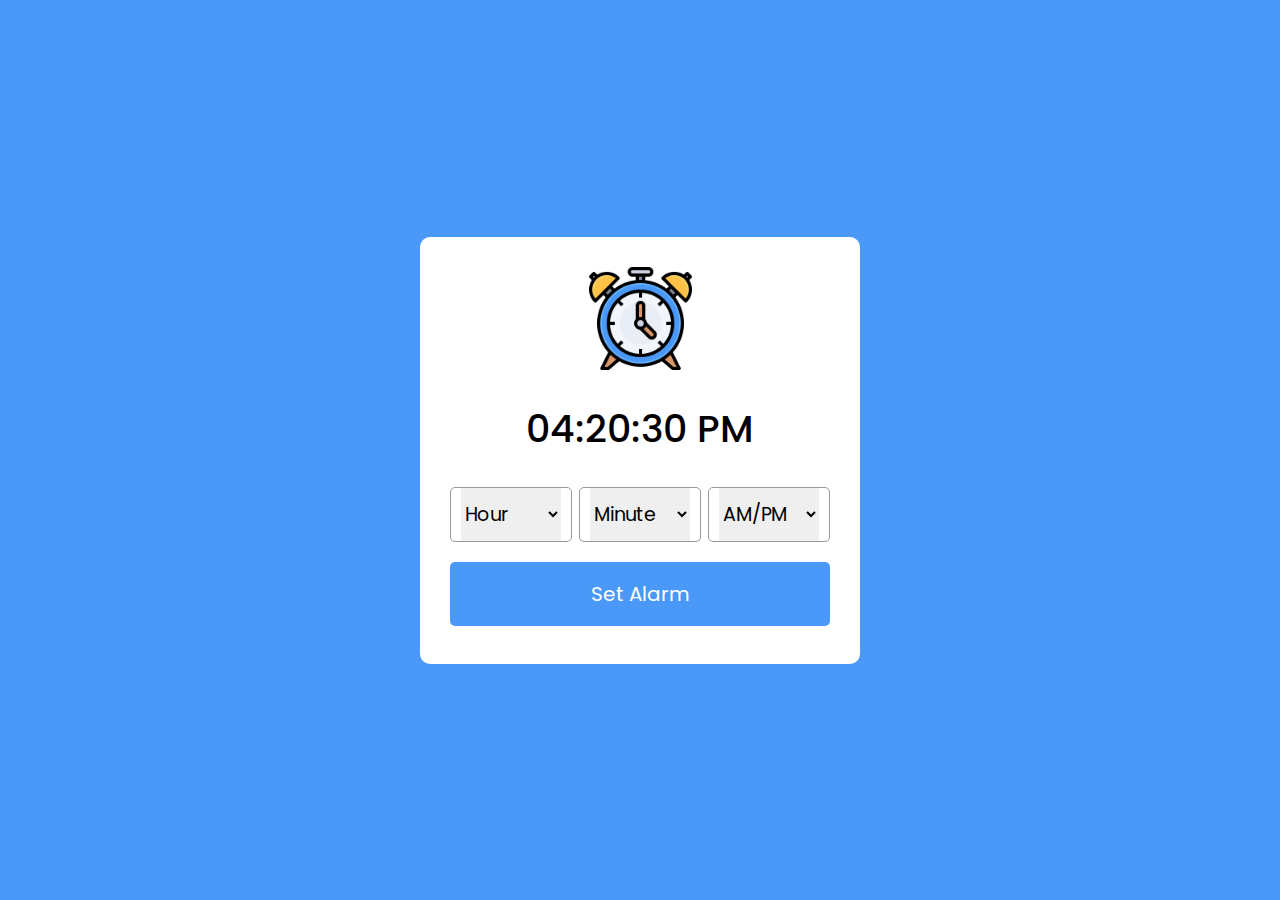
<file: alarm clock (CodingNepal)/index.html>
<!DOCTYPE html>
<html lang="en">
<head>
    <meta charset="UTF-8">
    <meta http-equiv="X-UA-Compatible" content="IE=edge">
    <meta name="viewport" content="width=device-width, initial-scale=1.0">
    <title>Document</title>
    <link rel="stylesheet" href="style.css">
</head>
<body>
    <div class="wrapper">
        <img src="files/clock.svg" alt="" srcset="">
        <h1>04:20:30 PM</h1>
        <div class="content">
            <div class="column">
                <select name="" id="">
                    <option value="Hour" selected hidden>Hour</option>
                    
                </select>
            </div>
            <div class="column">
                <select name="" id="">
                    <option value="Minute" selected hidden>Minute</option>
                    
                </select>
            </div>
            <div class="column">
                <select name="" id="">
                    <option value="AM/PM" selected hidden>AM/PM</option>

                </select>
            </div>
        </div>
        <button class="alarm">Set Alarm</button>
    </div>
    <script src="main.js"></script>
</body>
</html>
</file>
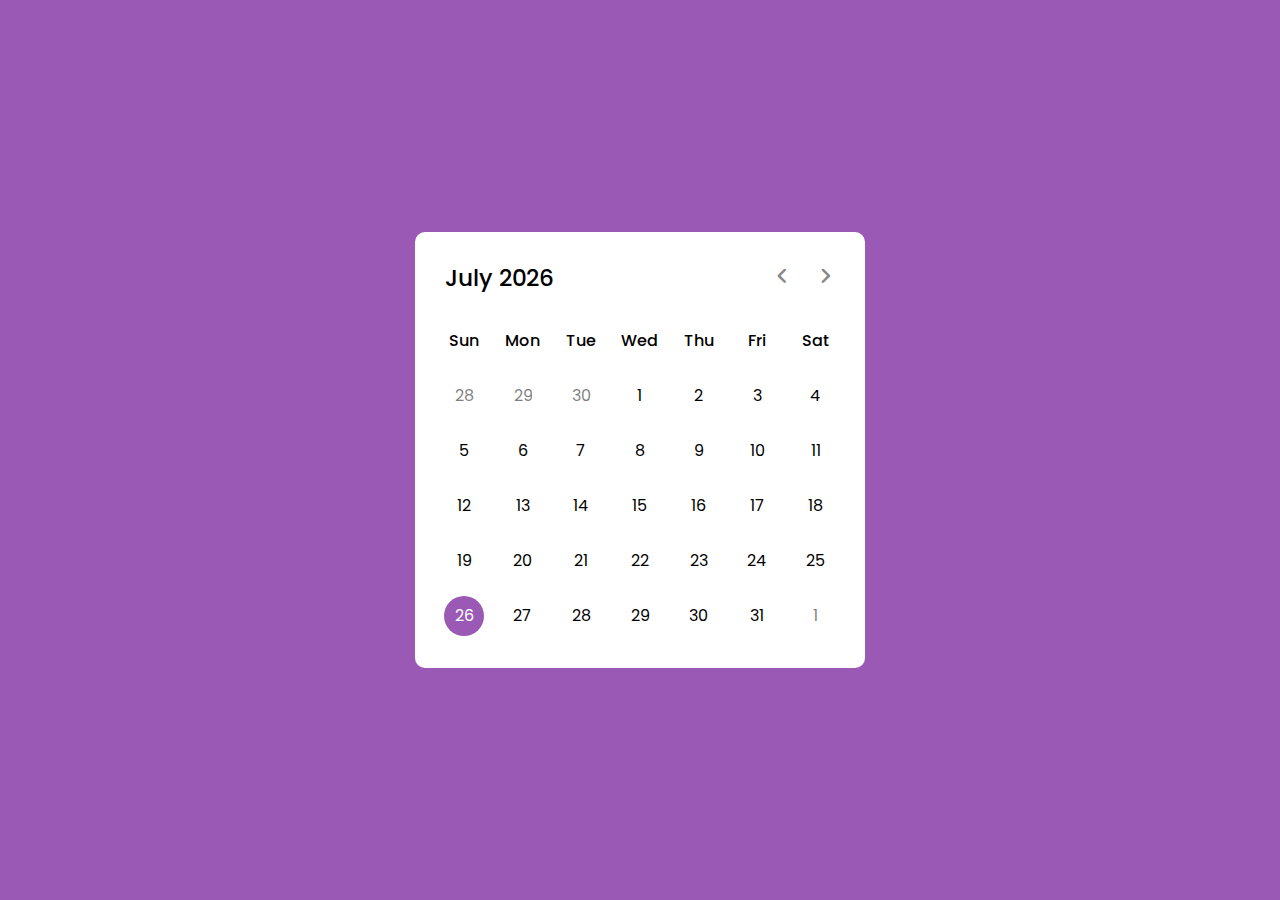
<file: Calendar (CodingNepal)/index.html>
<!DOCTYPE html>
<html lang="en">
<head>
    <meta charset="UTF-8">
    <meta http-equiv="X-UA-Compatible" content="IE=edge">
    <meta name="viewport" content="width=device-width, initial-scale=1.0">
    <title>Document</title>
    <link rel="stylesheet" href="https://fonts.googleapis.com/css2?family=Material+Symbols+Rounded:opsz,wght,FILL,GRAD@48,400,0,0" />
    <link rel="stylesheet" href="style.css">
</head>
<body>
    <div class="wrapper">
        <header>
            <p class="current-date"></p>
            <div class="icons">
                <span class="material-symbols-rounded" id="prev">chevron_left</span>
                <span class="material-symbols-rounded" id="next">chevron_right</span>
            </div>
        </header>
        <div class="calendar">
            <ul class="weeks">
                <li>Sun</li>
                <li>Mon</li>
                <li>Tue</li>
                <li>Wed</li>
                <li>Thu</li>
                <li>Fri</li>
                <li>Sat</li>
            </ul>
            <ul class="days">
                
            </ul>
        </div>
    </div>
    <script src="main.js"></script>
</body>
</html>
</file>
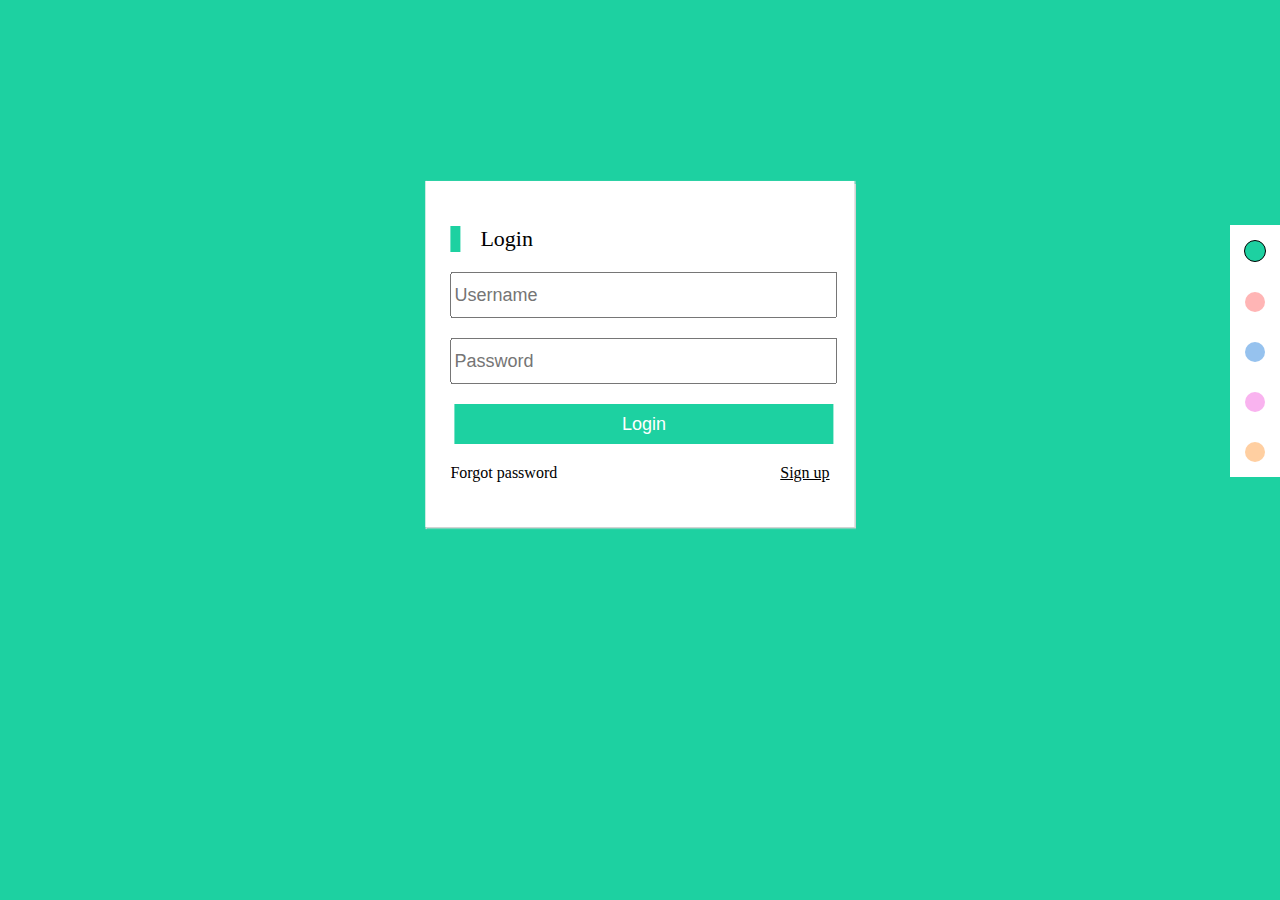
<file: change color login/index.html>
<!DOCTYPE html>
<html lang="en">
<head>
    <meta charset="UTF-8">
    <meta http-equiv="X-UA-Compatible" content="IE=edge">
    <meta name="viewport" content="width=device-width, initial-scale=1.0">
    <title>Document</title>
    <link rel="stylesheet" href="main.css">
</head>
<body>
    <main>
        <div class="container">
            <div class="change-color">
                <span class="color active" style="background-color: #1dd1a1; " aria-valuetext="#1dd1a1"></span>
                <span class="color" style="background-color: #ff6b6b;" aria-valuetext="#ff6b6b"></span>
                <span class="color" style="background-color: #2e86de;" aria-valuetext="#2e86de"></span>
                <span class="color" style="background-color: #f368e0;" aria-valuetext="#f368e0"></span>
                <span class="color" style="background-color: #ff9f43;" aria-valuetext="#ff9f43"></span>
            </div>
            <div class="login-form">
                <div class="login-title">Login</div>
                <div class="login-form--input">
                    <input type="text" name="" id="" class="login-input login-input--username" placeholder="Username">
                    <input type="password" name="" id="" class="login-input login-input--password" placeholder="Password">
                    <input type="submit" value="Login" class="login-input login-input--submit">
                </div>
                <div class="login-option">
                    <div class="login-option--forgotPass">
                        <a href="">Forgot password</a>
                    </div>
                    <div class="login-option--signup">
                        <a href="">Sign up</a>
                    </div>
                </div>
            </div>
        </div>
    </main>
    <script src="./main.js"></script>
</body>
</html>
</file>
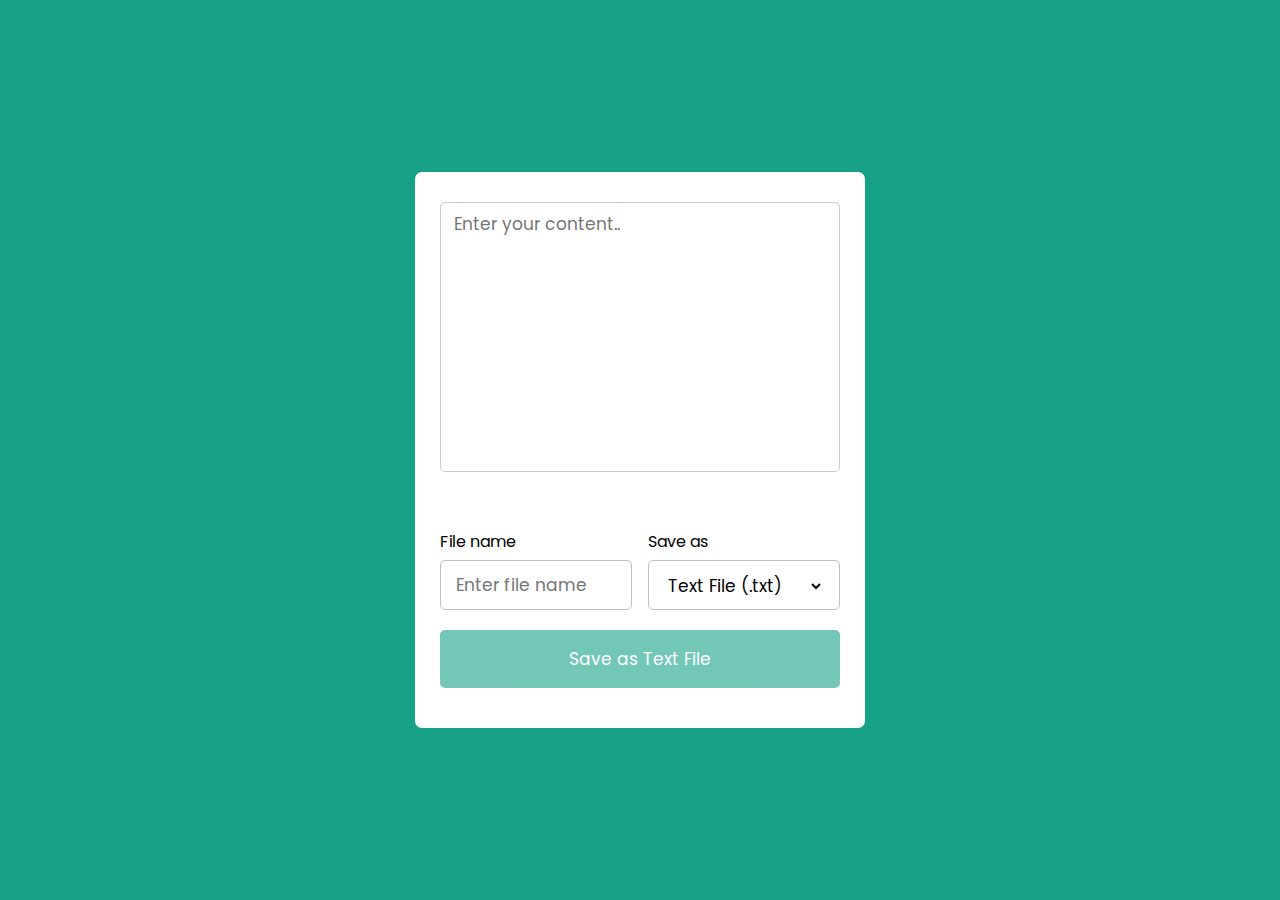
<file: convert text (CodingNepal)/index.html>
<!DOCTYPE html>
<html lang="en">
<head>
    <meta charset="UTF-8">
    <meta http-equiv="X-UA-Compatible" content="IE=edge">
    <meta name="viewport" content="width=device-width, initial-scale=1.0">
    <title>Document</title>
    <link rel="stylesheet" href="style.css">
</head>
<body>
    <div class="wrapper">
        <textarea required placeholder="Enter your content.."></textarea>
        <div class="file-options">
            <div class="option file-name">
                <label for="">File name</label>
                <input type="text" name="" id="" placeholder="Enter file name">
            </div>
            <div class="option save-as">
                <label for="">Save as</label>
                <div class="select-menu">
                    <select name="" id="">
                        <option value="text/plain">Text File (.txt)</option>
                        <option value="text/javascript">JS File (.js)</option>
                        <option value="text/html">HTML FIle (.html)</option>
                        <option value="image/svg+xml">SVG File (.svg)</option>
                        <option value="application/msword">Doc File (.doc)</option>
                        <option value="application/vnd.ms-powerpoint">PPT File (.ppt)</option>
                    </select>
                </div>
            </div>
        </div>
        <button class="save-btn">Save as <span>Text</span> File</button>
    </div>
    <script src="main.js"></script>
</body>
</html>
</file>
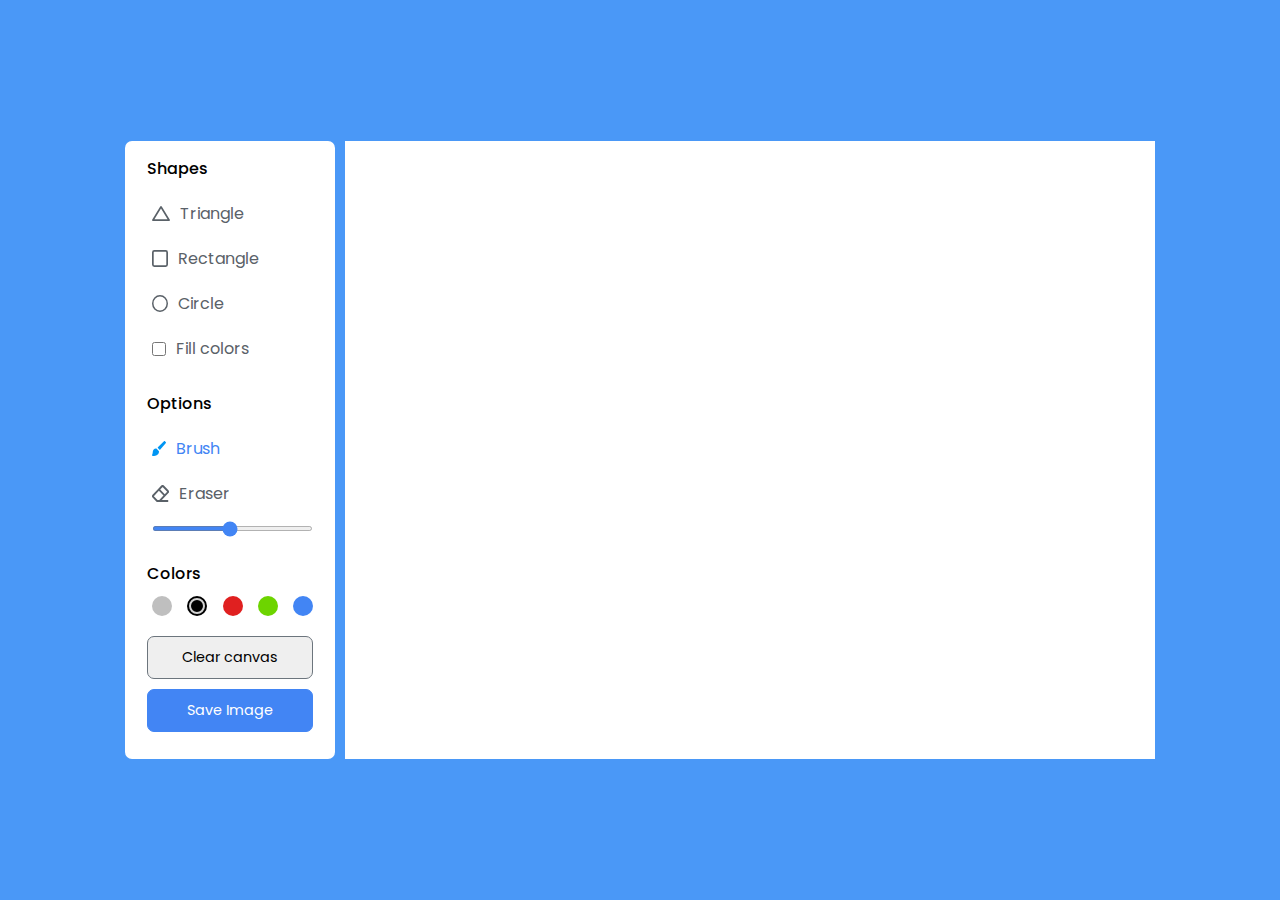
<file: Drawing App (CodingNepal)/index.html>
<!DOCTYPE html>
<html lang="en">
<head>
    <meta charset="UTF-8">
    <meta http-equiv="X-UA-Compatible" content="IE=edge">
    <meta name="viewport" content="width=device-width, initial-scale=1.0">
    <title>Document</title>
    <link rel="stylesheet" href="style.css">
</head>
<body>
    <div class="container">
        <section class="tools-board">
            <div class="row">
                <label class="title">Shapes</label>
                    <ul class="options">
                        <li class="option tool" id ="triangle">
                            <img src="./icons/triangle.svg" alt="" srcset="">
                            <span>Triangle</span>
                        </li>
                        <li class="option tool" id ="rectangle">
                            <img src="./icons/rectangle.svg" alt="" srcset="">
                            <span>Rectangle</span>
                        </li>
                        <li class="option tool" id ="circle">
                            <img src="./icons/circle.svg" alt="" srcset="">
                            <span>Circle</span>
                        </li>
                        <li class="option">
                            <input type="checkbox" name="" id="fill-color">
                            <label for="fill-color">Fill colors</label>
                        </li>
                    </ul>
            </div>
            <div class="row">
                <label class="title">Options</label>
                    <ul class="options">
                        <li class="option tool active" id="brush">
                            <img src="./icons/brush.svg" alt="" srcset="">
                            <span>Brush</span>
                        </li>
                        <li class="option tool" id="eraser">
                            <img src="./icons/eraser.svg" alt="" srcset="">
                            <span>Eraser</span>
                        </li>
                        <li class="option">
                            <input type="range" name="" id="size-slider" min="1" max="30" value="15">
                        </li>
                    </ul>
            </div>
            <div class="row colors">
                <label class="title">Colors</label>
                    <ul class="options">
                        <li class="option">
                            
                        </li>
                        <li class="option selected">
                            
                        </li>
                        <li class="option">
                            
                        </li>
                        <li class="option">
                            
                        </li>
                        <li class="option">
                            <input type="color" name="" id="color-picker" value="#4285f4">
                        </li>
                    </ul>
            </div>
            <div class="row">
                <button class="clear-canvas">Clear canvas</button>
                <button class="save-img">Save Image</button>
            </div>
        </section>
        <section class="drawing-board">
            <canvas></canvas>
        </section>
    </div>
    <script src="./main.js"></script>
</body>
</html>
</file>
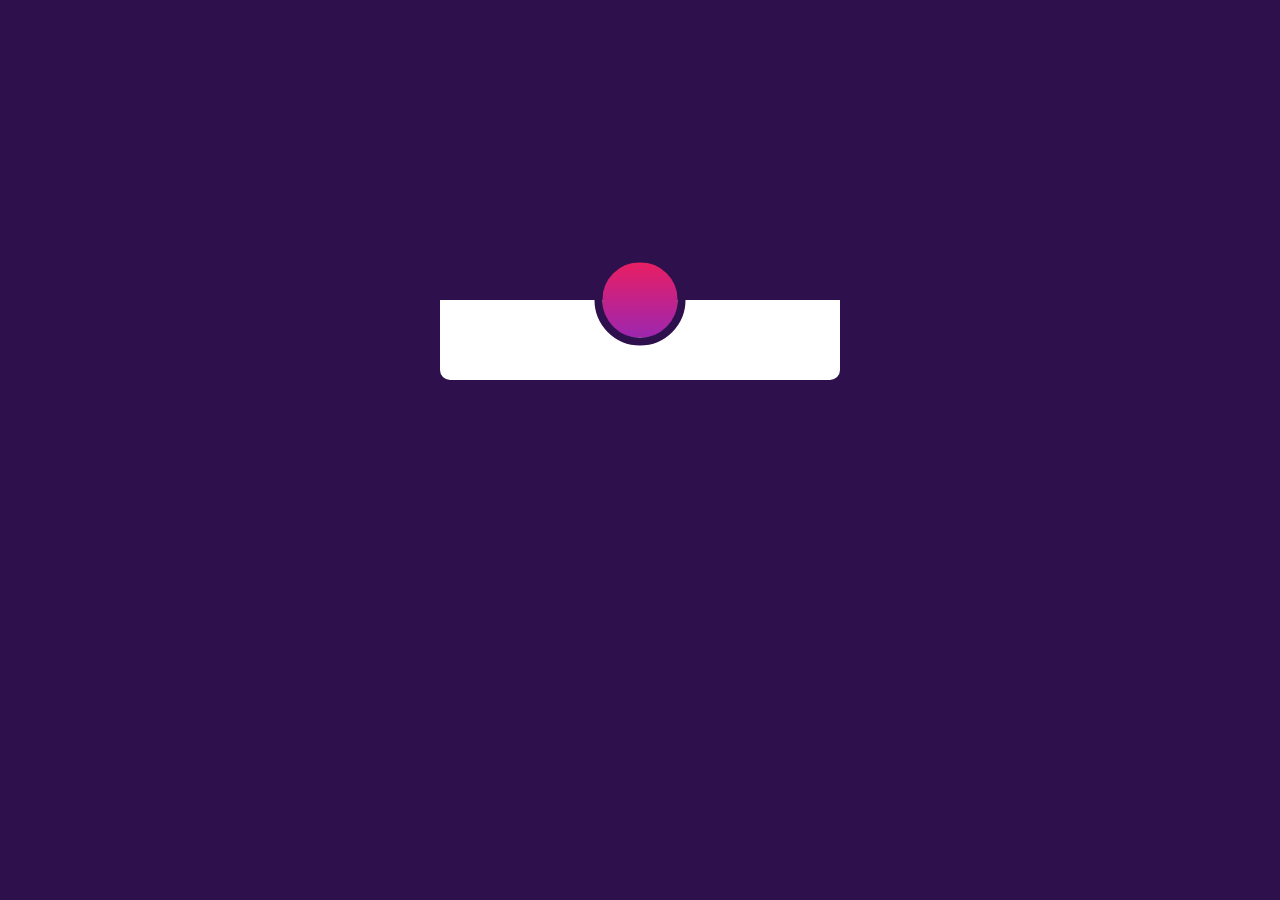
<file: menu bottom (easy tutorial)/index.html>
<!DOCTYPE html>
<html lang="en">
<head>
    <meta charset="UTF-8">
    <meta http-equiv="X-UA-Compatible" content="IE=edge">
    <meta name="viewport" content="width=device-width, initial-scale=1.0">
    <title>Document</title>
    <link rel="stylesheet" href="style.css">
    <link rel="stylesheet" href="https://cdnjs.cloudflare.com/ajax/libs/font-awesome/6.2.1/css/all.min.css" 
    integrity="sha512-MV7K8+y+gLIBoVD59lQIYicR65iaqukzvf/nwasF0nqhPay5w/9lJmVM2hMDcnK1OnMGCdVK+iQrJ7lzPJQd1w==" 
    crossorigin="anonymous" referrerpolicy="no-referrer" />
</head>
<body>
    <div class="nav-bar">
        <ul>
            <li>
                <i class="fa-solid fa-house "></i>
            </li>
            <li>
                <i class="fa-solid fa-heart"></i>
            </li>
            <li class="active">
                <i class="fa-solid fa-plus"></i>
            </li>
            <li>
                <i class="fa-solid fa-user"></i>
            </li>
            <li>
                <i class="fa-solid fa-gear"></i>
            </li>
            <div class="circle"><i class="fa-solid fa-plus"></i></div>
        </ul>
    </div>
    <script src="./main.js"></script>
</body>
</html>
</file>
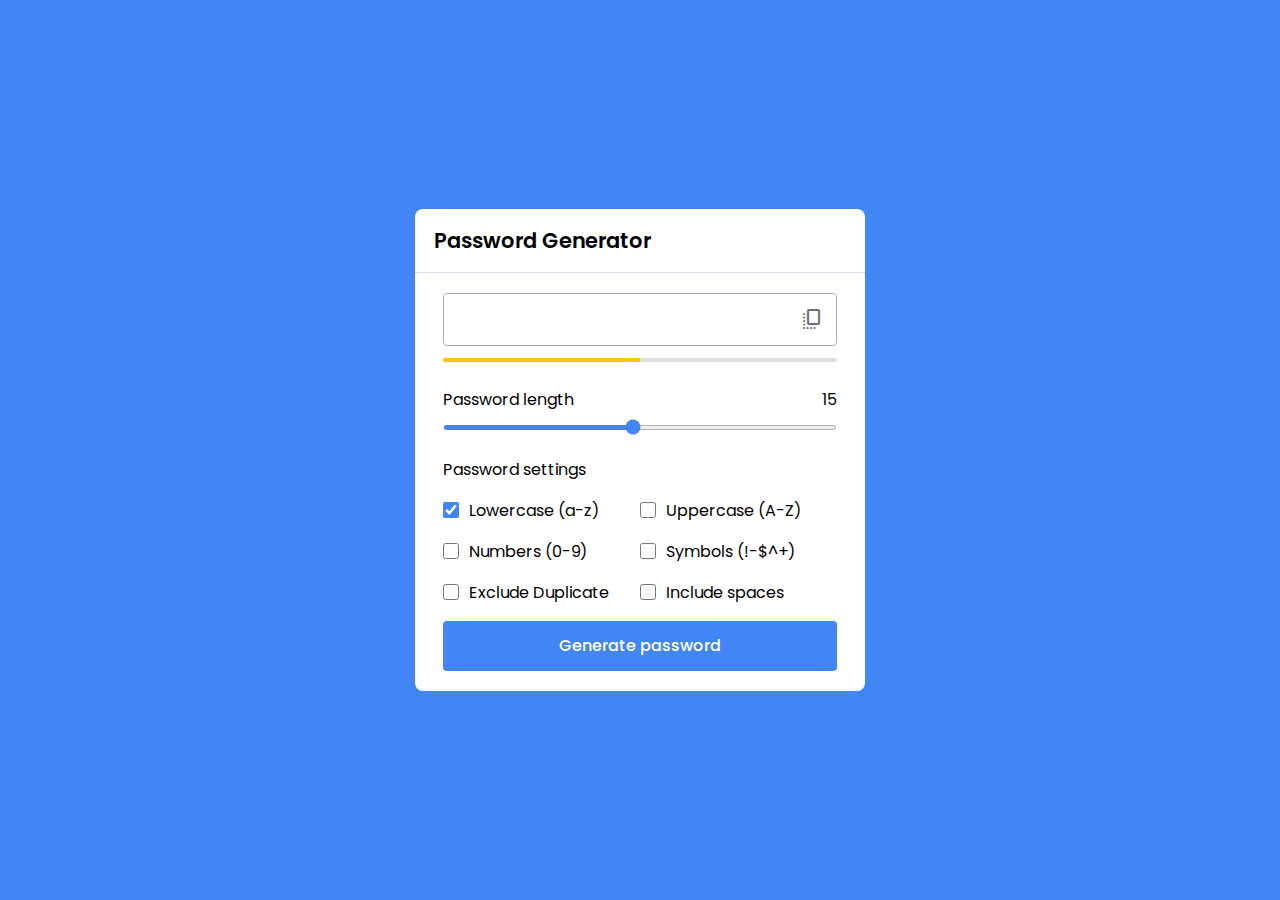
<file: Password Generator (CodingNepal)/index.html>
<!DOCTYPE html>
<html lang="en">
<head>
    <meta charset="UTF-8">
    <meta http-equiv="X-UA-Compatible" content="IE=edge">
    <meta name="viewport" content="width=device-width, initial-scale=1.0">
    <title>Document</title>
    <link rel="stylesheet" href="https://fonts.googleapis.com/css2?family=Material+Symbols+Rounded:opsz,wght,FILL,GRAD@48,400,0,0" />
    <link rel="stylesheet" href="style.css">
</head>
<body>
    <div class="container">
        <h2>Password Generator</h2>
        <div class="wrapper">
            <div class="input-box">
                <input type="text" name="" id="" disabled>
                <span class="material-symbols-rounded">copy_all</span>
            </div>
            <div class="pass-indicator medium"></div>
            <div class="pass-length">
                <div class="details">
                    <label for="" class="title">Password length</label>
                    <span>15</span>
                </div>
                <input type="range" name="" id="" min="1" max="30" step="1" value="15">
            </div>
            <div class="pass-settings">
                <label for="" class="title">Password settings</label>
                <ul class="options">
                    <li class="option">
                        <input type="checkbox" name="" id="lowercase" checked>
                        <label for="lowercase">Lowercase (a-z)</label>
                    </li>
                    <li class="option">
                        <input type="checkbox" name="" id="uppercase">
                        <label for="uppercase">Uppercase (A-Z)</label>
                    </li>
                    <li class="option">
                        <input type="checkbox" name="" id="numbers">
                        <label for="numbers">Numbers (0-9)</label>
                    </li>
                    <li class="option">
                        <input type="checkbox" name="" id="symbols">
                        <label for="symbols">Symbols (!-$^+)</label>
                    </li>
                    <li class="option">
                        <input type="checkbox" name="" id="exc-duplicate">
                        <label for="exc-duplicate">Exclude Duplicate</label>
                    </li>
                    <li class="option">
                        <input type="checkbox" name="" id="spaces">
                        <label for="spaces">Include spaces</label>
                    </li>
                </ul>
            </div>
            <button class="generate-btn">Generate password</button>
        </div>
    </div>
    <script src="./main.js"></script>
</body>
</html>
</file>
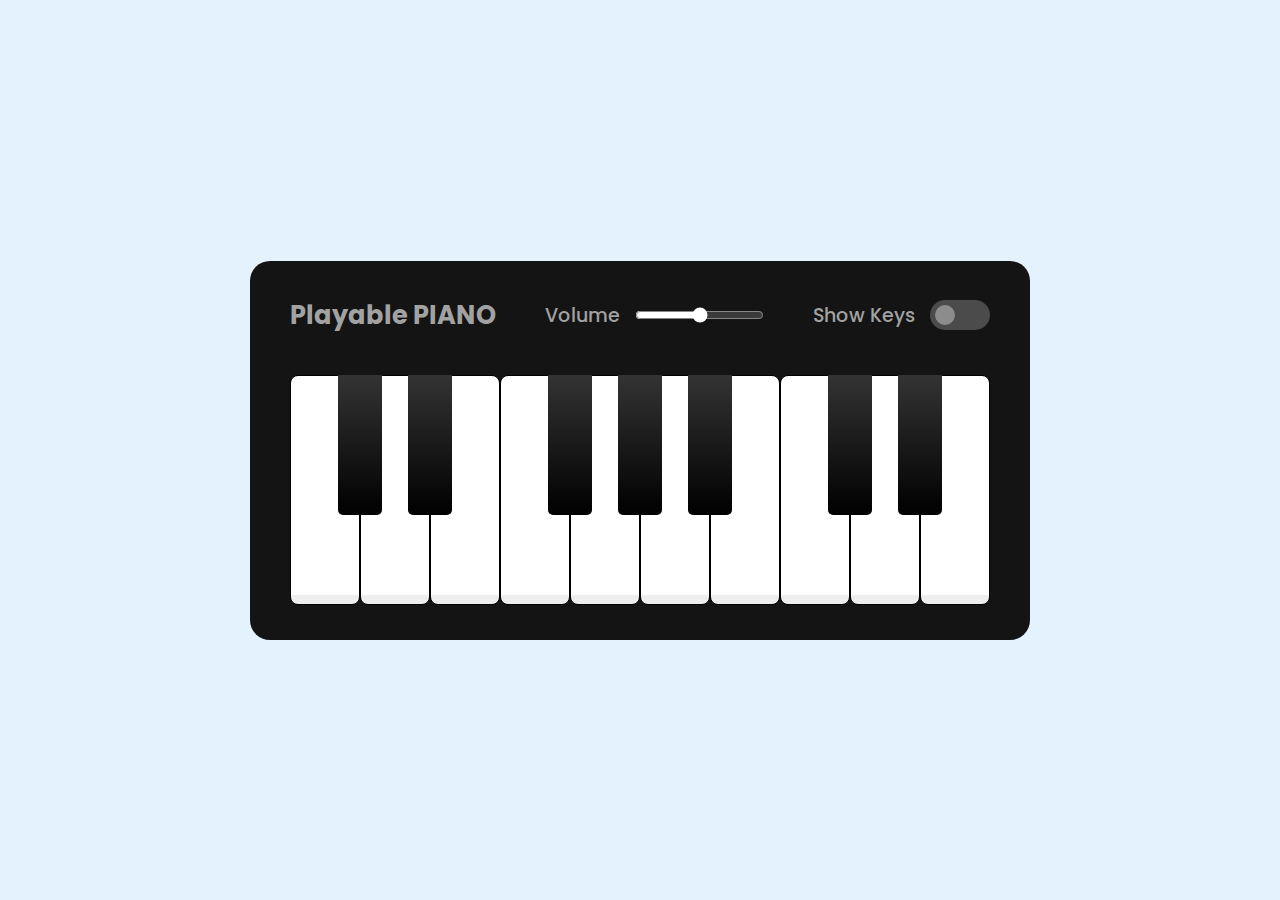
<file: piano(CodingNepal)/index.html>
<!DOCTYPE html>
<html lang="en">
<head>
    <meta charset="UTF-8">
    <meta http-equiv="X-UA-Compatible" content="IE=edge">
    <meta name="viewport" content="width=device-width, initial-scale=1.0">
    <title>Document</title>
    <link rel="stylesheet" href="style.css">
</head>
<body>
    <div class="wrapper">
        <header>
            <h2>Playable PIANO</h2>
            <div class="column volume-slider">
                <span>Volume</span>
                <input type="range" name="" id="" min="0" max="1" step="0.1">
            </div>
            <div class="column key-checkbox">
                <span>Show Keys</span>
                <input type="checkbox" name="" id="">
            </div>
        </header>
        <ul class="piano-keys">
            <li class="key white" data-key="a"><span>a</span></li>
            <li class="key black" data-key="w"><span>w</span></li>
            <li class="key white" data-key="s"><span>s</span></li>
            <li class="key black" data-key="e"><span>e</span></li>
            <li class="key white" data-key="d"><span>d</span></li>
            <li class="key white" data-key="f"><span>f</span></li>
            <li class="key black" data-key="t"><span>t</span></li>
            <li class="key white" data-key="g"><span>g</span></li>
            <li class="key black" data-key="y"><span>y</span></li>
            <li class="key white" data-key="h"><span>h</span></li>
            <li class="key black" data-key="u"><span>u</span></li>
            <li class="key white" data-key="j"><span>j</span></li>
            <li class="key white" data-key="k"><span>k</span></li>
            <li class="key black" data-key="o"><span>o</span></li>
            <li class="key white" data-key="l"><span>l</span></li>
            <li class="key black" data-key="p"><span>p</span></li>
            <li class="key white" data-key=";"><span>;</span></li>
        </ul>
    </div>
    <script src="./main.js"></script>
</body>
</html>
</file>
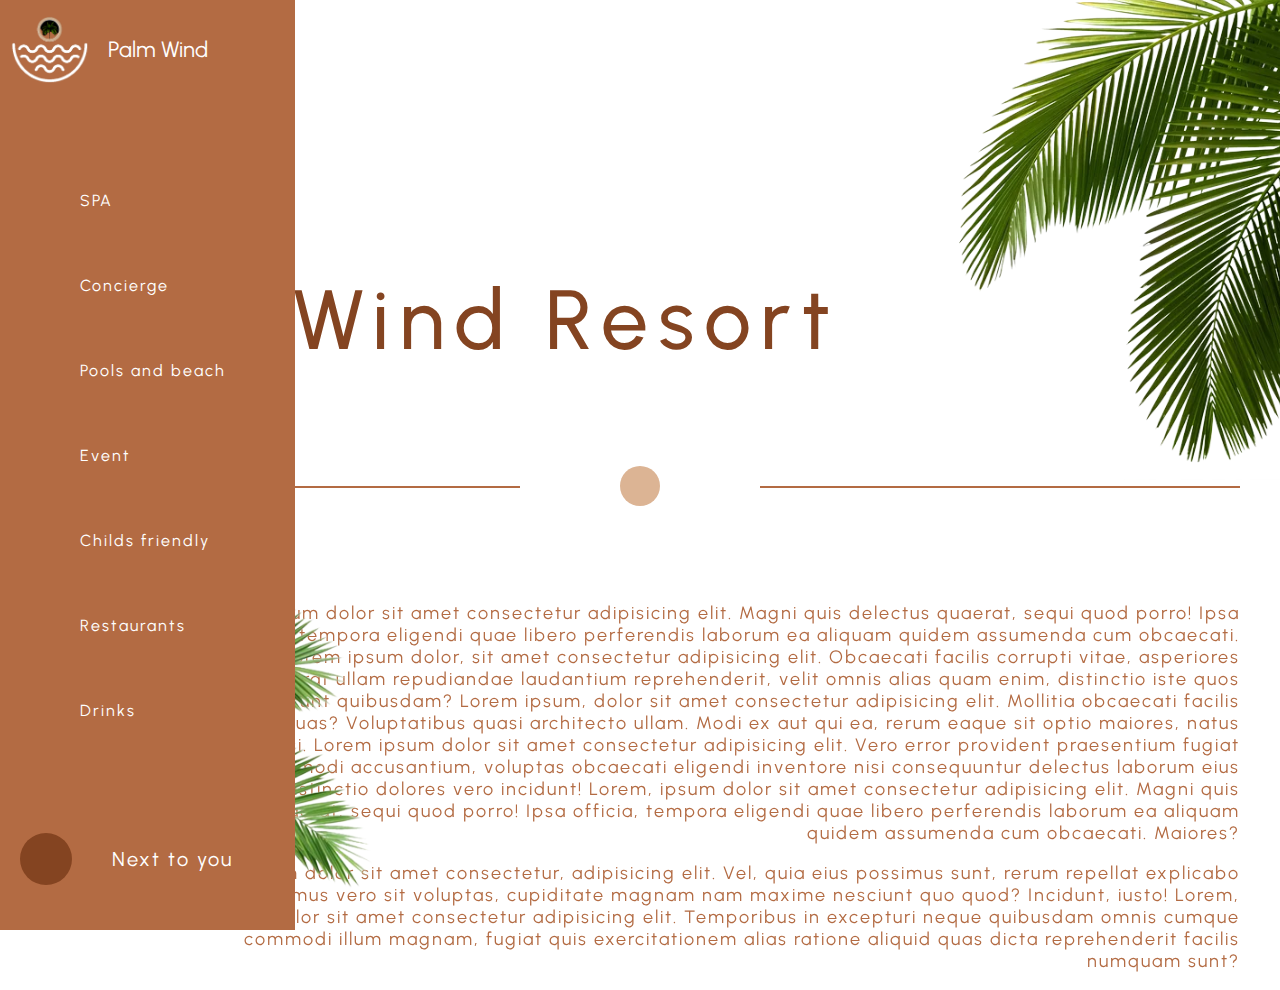
<file: Sidebar Menu ( Mathe.)/index.html>
<!DOCTYPE html>
<html lang="en">
<head>
    <meta charset="UTF-8">
    <meta http-equiv="X-UA-Compatible" content="IE=edge">
    <meta name="viewport" content="width=device-width, initial-scale=1.0">
    <title>Document</title>
    <link rel="stylesheet" href="https://cdnjs.cloudflare.com/ajax/libs/font-awesome/6.2.1/css/all.min.css" 
    integrity="sha512-MV7K8+y+gLIBoVD59lQIYicR65iaqukzvf/nwasF0nqhPay5w/9lJmVM2hMDcnK1OnMGCdVK+iQrJ7lzPJQd1w==" 
    crossorigin="anonymous" referrerpolicy="no-referrer" />
    <link rel="stylesheet" href="style.css">
</head>
<body>
    <div class="sidebar-container">
        <div class="sidebar-menu show">
            <div class="nav-logo">
                <img src="./logo.png" alt="Logo">
                <span>Palm Wind</span>
            </div>
            <div class="nav-items">
                <a href="/spa" class="nav-item">
                    <i class="fa-solid fa-spa"></i>
                    <span>SPA</span>
                </a>
                <a href="/concierge" class="nav-item">
                    <i class="fa-solid fa-bell-concierge"></i>
                    <span>Concierge</span>
                </a>
                <a href="/pools" class="nav-item">
                    <i class="fa-solid fa-water"></i>
                    <span>Pools and beach</span>
                </a>
                <a href="/calendar" class="nav-item">
                    <i class="fa-solid fa-calendar"></i>
                    <span>Event</span>
                </a>
                <a href="/kids" class="nav-item">
                    <i class="fa-solid fa-baby-carriage"></i>
                    <span>Childs friendly</span>
                </a>
                <a href="/food" class="nav-item">
                    <i class="fa-solid fa-utensils"></i>
                    <span>Restaurants</span>
                </a>
                <a href="/drinks" class="nav-item">
                    <i class="fa-solid fa-martini-glass-citrus"></i>
                    <span>Drinks</span>
                </a>
            </div>
            <div class="nav-locale">
                <a href="http://" class="locale">
                    <i class="fa-solid fa-location-dot"></i>
                    <span>Next to you</span>
                </a>
            </div>
            <div class="nav-toggle">
                <i class="fa-solid fa-circle-chevron-left"></i>
            </div>
        </div>
    </div>
    <div class="content-container">
        <img src="./palm-right.svg" alt="" class="palm-right">
        <img src="./palm-left.svg" alt="" class ="palm-left">

        <div class="content">
            <div class="content-title">
                <p>Meet our</p>
                <h1>Palm Wind Resort</h1>
            </div>
            <div class="content-divisor">
                <div class="circle"></div>
            </div>
            <div class="content-desc">
                <p>Lorem, ipsum dolor sit amet consectetur adipisicing elit. Magni quis delectus quaerat, sequi quod porro! Ipsa officia, tempora eligendi quae libero perferendis laborum ea aliquam quidem assumenda cum obcaecati. Maiores?
                Lorem ipsum dolor, sit amet consectetur adipisicing elit. Obcaecati facilis corrupti vitae, asperiores veritatis quaerat ullam repudiandae laudantium reprehenderit, velit omnis alias quam enim, distinctio iste quos illum deserunt quibusdam?
                Lorem ipsum, dolor sit amet consectetur adipisicing elit. Mollitia obcaecati facilis assumenda quas? Voluptatibus quasi architecto ullam. Modi ex aut qui ea, rerum eaque sit optio maiores, natus iure nisi.
                Lorem ipsum dolor sit amet consectetur adipisicing elit. Vero error provident praesentium fugiat sapiente commodi accusantium, voluptas obcaecati eligendi inventore nisi consequuntur delectus laborum eius laboriosam! Distinctio dolores vero incidunt!
                Lorem, ipsum dolor sit amet consectetur adipisicing elit. Magni quis delectus quaerat, sequi quod porro! Ipsa officia, tempora eligendi quae libero perferendis laborum ea aliquam quidem assumenda cum obcaecati. Maiores?</p>
                <p>
                    Lorem ipsum dolor sit amet consectetur, adipisicing elit. Vel, quia eius possimus sunt, rerum repellat explicabo tempora ducimus vero sit voluptas, cupiditate magnam nam maxime nesciunt quo quod? Incidunt, iusto!
                    Lorem, ipsum dolor sit amet consectetur adipisicing elit. Temporibus in excepturi neque quibusdam omnis cumque commodi illum magnam, fugiat quis exercitationem alias ratione aliquid quas dicta reprehenderit facilis numquam sunt?
                </p>
            </div>
        </div>
    </div>
    <script src="./main.js"></script>
</body>
</html>
</file>
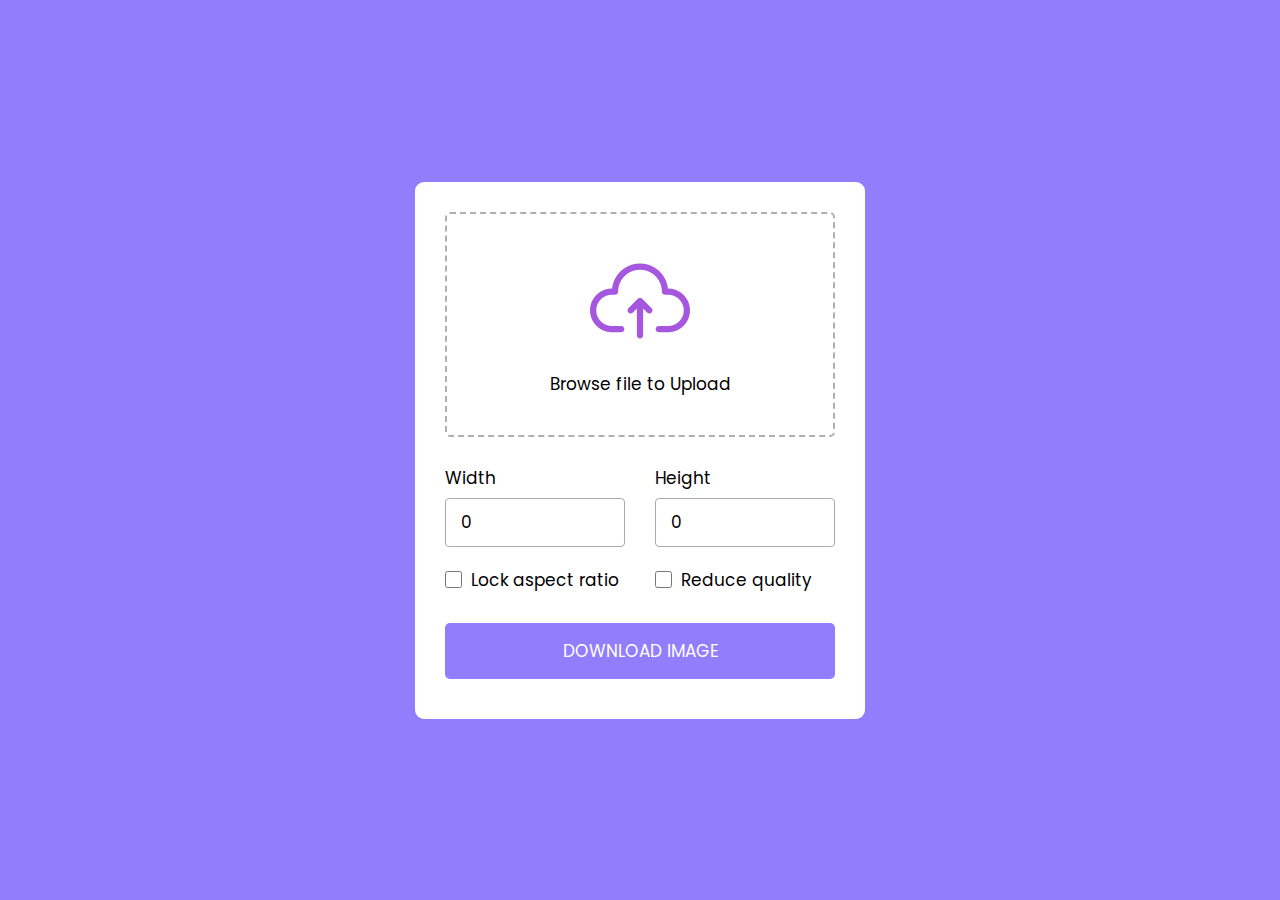
<file: upload and resize image (CodingNepal)/index.html>
<!DOCTYPE html>
<html lang="en">
<head>
    <meta charset="UTF-8">
    <meta http-equiv="X-UA-Compatible" content="IE=edge">
    <meta name="viewport" content="width=device-width, initial-scale=1.0">
    <title>Document</title>
    <link rel="stylesheet" href="style.css">
</head>
<body>
    <div class="wrapper">
        <div class="upload-box">
            <input type="file" accept="image/*" hidden>
            <img src="img/upload icon.png" alt="" id ="img" >
            <p>Browse file to Upload</p>
        </div>
        <div class="content">
            <div class="row sizes">
                <div class="column width">
                    <label>Width</label>
                    <input type="number" name="" id="" value="0">
                </div>
                <div class="column height">
                    <label>Height</label>
                    <input type="number" name="" id="" value="0">
                </div>
            </div>
            <div class="row checkboxes">
                <div class="column ratio">
                    <input type="checkbox" name="" id="ratio">
                    <label for="ratio">Lock aspect ratio</label>
                </div>
                <div class="column quality">
                    <input type="checkbox" name="" id="quality">
                    <label for="quality">Reduce quality</label>
                </div>
            </div>
            <button class="download-btn">Download Image</button>
        </div>
    </div>
    <script src="main.js"></script>
</body>
</html>
</file>
<file: alarm clock (CodingNepal)/style.css>
@import url('https://fonts.googleapis.com/css2?family=Poppins:ital,wght@0,400;0,500;0,600;1,400;1,500;1,600&family=Urbanist:ital,wght@0,100;0,200;0,300;0,400;0,500;0,600;0,700;1,100;1,200;1,300;1,400;1,500;1,600;1,700&display=swap');
*{
    margin: 0;
    padding: 0;
    box-sizing: border-box;
    font-family: 'Poppins',sans-serif;
}
body, .wrapper, .content{
    display: flex;
    align-items: center;
    justify-content: center;
}
body{
    background-color: #4a98f7;
    min-height: 100vh;
}
.wrapper{
    width: 440px;
    background-color: white;
    border-radius: 10px;
    flex-direction: column;
    padding: 30px 30px 38px;
}
img{
    max-width: 103px;
}
h1{
    font-size: 38px;
    font-weight: 500;
    margin: 30px 0;
}
.content{
    width: 100%;
    justify-content: space-between;
}
.column{
    border: 1px solid #999;
    border-radius: 5px;
    width: calc(100% / 3 - 5px);
    padding: 0 10px;
}
select{
    outline: none;
    border: none;
    height: 53px;
    width: 100%;
    font-size: 19px;
    
}
.alarm{
    width: 100%;
    margin-top: 20px;
    font-size: 20px;
    color: white;
    background-color: #4a98f7;
    padding: 17px 0;
    border-radius: 5px;
    cursor: pointer;
    outline: none;
    border: none;
}
</file>
<file: Calendar (CodingNepal)/style.css>
@import url('https://fonts.googleapis.com/css2?family=Poppins:ital,wght@0,400;0,500;0,600;1,400;1,500;1,600&family=Urbanist:ital,wght@0,100;0,200;0,300;0,400;0,500;0,600;0,700;1,100;1,200;1,300;1,400;1,500;1,600;1,700&display=swap');
*{
    margin: 0;
    padding: 0;
    box-sizing: border-box;
    font-family: 'Poppins',sans-serif;
}
body{
    display: flex;
    align-items: center;
    justify-content: center;
    min-height: 100vh;
    background: #9b59b6;
}
.wrapper{
    background: white;
    width: 450px;
    border-radius: 10px;
    flex-shrink: 0;
}
.wrapper header{
    display: flex;
    align-items: center;
    justify-content: space-between;
    padding: 25px 30px 10px;
}
.current-date{
    font-size: 1.45rem;
    font-weight: 500;
}
.icons span{
    height: 38px;
    width: 38px;
    margin: 0 1px;
    text-align: center;
    border-radius: 50%;
    line-height: 38px;
    color: #878787;
    cursor: pointer;
    font-size: 1.9rem;
}
.icons span:hover{
    background: #f2f2f2;
}
.icons span:last-child{
    margin-right: -10px;
}
.calendar{
    padding: 20px;
}
.calendar ul{
    display: flex;
    list-style: none;
    text-align: center;
    flex-wrap: wrap;
}
.calendar ul li{
    width: calc(100% / 7);
    position: relative;
}
.days li::before{
    content: "";
    position: absolute;
    height: 40px;
    z-index: -1;
    /* display: flex;
    align-items: center;
    justify-content: center; */
    width: 40px;
    top: 50%;
    left: 50%;
    border-radius: 50%;
    transform: translate(-50%,-50%);
}
.days li:hover::before{
    background: #f2f2f2;
}
.weeks li {
    font-weight: 500;
}
.days{
    margin-bottom: 20px;
}
.days li{
    z-index: 1;
    transition: all .4s ease;
    cursor: pointer;
    margin-top: 30px;
    display: flex;
    align-items: center;
    justify-content: center;
}
.days li.unactive{
    opacity: 0.5;
}
.days li.current{
    color: white;
}
.days li.current::before{
    content: "";
    position: absolute;
    height: 40px;
    z-index: -1;
    width: 40px;
    top: 50%;
    left: 50%;
    border-radius: 50%;
    transform: translate(-50%,-50%);
    background: #9b59b6;
    
}
</file>
<file: change color login/main.css>
body{
    background-color: #1dd1a1;
    position: relative;
}
.login-form{
    position: absolute;
    top: 50%;
    left: 50%;
    transform: translate(-50%,50%);
    width: 30%;
    min-height: 200px;
    text-align: center;
    background-color: white;
    box-shadow: 1px 1px 1px 1px lightgray;
    padding: 25px;
}
.login-form--input{
    display: flex;
    align-items: center;
    justify-content: center;
    flex-flow: column wrap;
}
.login-input{
    height: 40px;
    /* padding: 20px 0; */
    width: 100%;
    font-size: 18px;
}
.login-input:not(:nth-child(3)){
    margin-bottom: 20px;
}
.login-option{
    display: flex;
    flex-flow: row nowrap;
    justify-content: space-between;
    padding: 20px 0; 
}
.login-option--forgotPass > a , .login-option--signup > a{
    color: black
}
.login-option--forgotPass > a{
    text-decoration: none;
}
.login-input--submit{
    color: white;
    border: none;
    background-color: #1dd1a1;
    cursor: pointer;
}
.login-title{
    border-left: 10px solid #1dd1a1 ;

    text-align: left;
    font-size: 22px;
    padding-left: 20px;
    margin: 20px 0
}
.change-color{
    position: fixed;
    top: 25%;
    right: 0;
    width: 50px;
    background-color: white;
    min-height: 150px;
    margin: 0;
    padding: 0;
    display: flex;
    align-items: center;
    justify-content: center;
    flex-flow: column wrap;
}
.color{
    width: 20px;
    height: 20px;
    margin: 15px 0;
    border-radius: 50%;
    cursor: pointer;
    opacity: 0.5;
}
.active{
    border: 1px solid black;
    opacity: 1;
}
</file>
<file: convert text (CodingNepal)/style.css>
@import url('https://fonts.googleapis.com/css2?family=Poppins:ital,wght@0,400;0,500;0,600;1,400;1,500;1,600&family=Urbanist:ital,wght@0,100;0,200;0,300;0,400;0,500;0,600;0,700;1,100;1,200;1,300;1,400;1,500;1,600;1,700&display=swap');
*{
    margin: 0;
    padding: 0;
    box-sizing: border-box;
    font-family: 'Poppins',sans-serif;
}
body{
    display: flex;
    align-items: center;
    justify-content: center;
    background-color: #17a288;
    min-height: 100vh;
}
.wrapper{
    width: 450px;
    background-color: white;
    border-radius: 7px;
    padding: 30px 25px 40px;

}
.wrapper :where(textarea, input, select, button){
    width: 100%;
    outline: none;
    border: none;
    border-radius: 5px;
    font-size: 17px;
}
textarea{
    border: 1px solid #ccc !important;
    padding: 8px 13px;
    resize: none;
    height: 270px;
}
.file-options{
    display: flex;
    align-items: center;
    justify-content: space-between;
    margin-top: 50px;
}
.option{
    width: calc(100% / 2 - 8px);
}
.option :where(input, .select-menu){
    height: 50px;
    border: 1px solid #bfbfbf;
    padding: 0 15px;
    margin-top: 6px;
    border-radius: 5px;
}
.select-menu select{
    height: 50px;
    background: none;
}
.save-btn{
    margin-top: 20px;
    padding: 16px 0;
    background-color: #17a288;
    cursor: pointer;
    color: white;
    opacity: 0.6;
    pointer-events: none;
}
textarea:valid ~ .save-btn{
    opacity: 1;
    pointer-events: auto;
}
</file>
<file: Drawing App (CodingNepal)/style.css>
@import url('https://fonts.googleapis.com/css2?family=Poppins:ital,wght@0,400;0,500;0,600;1,400;1,500;1,600&family=Urbanist:ital,wght@0,100;0,200;0,300;0,400;0,500;0,600;0,700;1,100;1,200;1,300;1,400;1,500;1,600;1,700&display=swap');
*{
    margin: 0;
    padding: 0;
    box-sizing: border-box;
    font-family: 'Poppins',sans-serif;
}
body{
    display: flex;
    align-items: center;
    justify-content: center;
    min-height: 100vh;
    background: #4a98f7;
}
.container{
    display: flex;
    width: 100%;
    max-width: 1050px;
    padding: 10px;
    gap: 10px;
}
section{
    background: white;
    border-radius: 7px;
}
.tools-board{
    width: 210px;
    padding: 15px 22px 0;
}
.drawing-board{
    flex: 1;
}
.tools-board .row{
    margin-bottom: 20px;
}
.options{
    list-style: none;
    margin: 10px 0 0 5px;

}
.option{
    display: flex;
    align-items: center;
    cursor: pointer;
    padding: 10px 0;
}
.options :where(span, label){
    color: #5a6168;
    padding-left: 10px;
    cursor: pointer;
}
.option:is(:hover, .active) img{
    filter: invert(17%) sepia(90%) saturate(3000%) hue-rotate(900deg)  brightness(100%) contrast(100%);
}
.option:is(:hover, .active) span{
    color: #4285f4;
}
input#fill-color{
    width: 14px;
    accent-color: #4285f4;
    height: 14px;
}
#fill-color:checked ~ label{
    color: #4a98f7;
}

.active{
    color: #4a98f7;
}
.title{
    font-weight: 500;
}
input#size-slider{
    width: 100%;
    accent-color: #4285f4;
    height: 5px;
    outline: none;
    border: none;
}
.colors .options{
    display: flex;
    align-items: center;
    justify-content: space-between;
    flex-direction: row;
}
.colors .option{
    height: 20px;
    width: 20px;
    border-radius: 50%;
    background: red;
    position: relative;
}
.colors .option.selected::before{
    position: absolute;
    content: "";
    height: 12px;
    top: 50%;
    left: 50%;
    border: 2px solid white;
    width: 12px;
    background: inherit;
    border-radius: inherit;
    transform: translate(-50%, -50%);
}
.colors .option:nth-child(1){
    background-color: #bfbfbf;
    /* border: 1px solid #bfbfbf; */
    
}
.colors .option:nth-child(2){
    background-color: black;
}
.colors .option:nth-child(3){
    background-color: #e02020;
}
.colors .option:nth-child(4){
    background-color: #6dd400;
}
.colors .option:nth-child(5){
    background-color: #4285f4;
}
.colors .option.selected:before{
    border-color: lightgray;
}
button{
    width: 100%;
    padding: 10px;
    outline: none;
    border: none;
    border-radius: 7px;
    cursor: pointer;
    font-size: 0.9rem;
}
.clear-canvas{
    margin-bottom: 10px;
    /* color: #4285f4; */
    border: 1px solid #6c757d;
    transition: all .25s ease;
}
.clear-canvas:hover{
    color: white;
    background-color: #6c757d;
}
.save-img{
    background-color: #4285f4;
    border: 1px solid #4285f4;
    color: white
}
input#color-picker{
    opacity: 0;
    cursor: pointer;
}
canvas{
    width: 100%;
    height: 100%;
    
}
</file>
<file: menu bottom (easy tutorial)/style.css>
*{
    margin: 0;
    padding: 0;
    box-sizing: border-box;
    font-family: 'Poppins', sans-serif;
}
ul{
    list-style: none;
    width: 100%;
    height: 100%;
    display: flex;
    position: relative;
}
body{
    background: #2e114c;
}
.nav-bar{
    background: white;
    width: fit-content;
    margin: 300px auto;
    border-radius: 0 0px 10px 10px;
}
.nav-bar ul li{
    width: 80px;
    height: 80px;
    color: #333;
    font-size: 22px;
    display: inline-flex;
    align-items: center;
    justify-content: space-around;
    cursor: pointer;
    opacity: 1;
}
.nav-bar ul li i{
    pointer-events: none;
}
.circle{
    position: absolute;
    width: 70px;
    height: 70px;
    background: linear-gradient(#e91e63, #9c27b0);
    border-radius: 50%;
    top: -35px;
    left: 160px;
    margin-left: 5px;
    border: 6px solid #2e114c;
    transform: scale(1.3);
    color: white;
    display: flex;
    align-items: center;
    justify-content: center;
}
.active{
    opacity: 0 !important;
}
.circle i{
    animation: up .25s forwards linear;
}
@keyframes up{
    0%{
        opacity: 0;
        transform: translateY(20px);
    }
    100%{
        opacity: 1;
        transform: translateY(0px);
    }

}
</file>
<file: Password Generator (CodingNepal)/style.css>
@import url('https://fonts.googleapis.com/css2?family=Poppins:ital,wght@0,400;0,500;0,600;1,400;1,500;1,600&family=Urbanist:ital,wght@0,100;0,200;0,300;0,400;0,500;0,600;0,700;1,100;1,200;1,300;1,400;1,500;1,600;1,700&display=swap');
*{
    margin: 0;
    padding: 0;
    box-sizing: border-box;
    font-family: 'Poppins',sans-serif;
}
body{
    display: flex;
    align-items: center;
    justify-content: center;
    min-height: 100vh;
    background: #4285f4;
}
.container{
    width: 450px;
    background: white;
    border-radius: 8px;
}
.container h2{
    font-weight: 600;
    font-size: 1.31rem;
    padding: 1rem 1.175rem;
    border-bottom: 1px solid #d4dbe5;
}
.wrapper {
    margin: 1.25rem 1.75rem;
}
.input-box{
    position: relative;
}
.input-box input{
    width: 100%;
    height: 53px;
    font-size: 1.06rem;
    font-weight: 500;
    border: 1px solid #aaa;
    border-radius: 4px;
    padding: 0 2.85rem 0 1rem;
    background: none;
    color: black;
}
.input-box span {
    position: absolute;
    right: 13px;
    line-height: 53px;
    color: #707070;
    cursor: pointer;
}
.pass-indicator{
    width: 100%;
    background: #dfdfdf;
    height: 4px;
    margin-top: 0.75rem;
    border-radius: 25px;
    position: relative;
}
.pass-indicator::before{
    content:"";
    position: absolute;
    height: 100%;
    width: 50%;
    border-radius: inherit;
    transition: width .3s ease;
}
.pass-indicator.weak::before{
    background: red;
    width: 20%;
}
.pass-indicator.medium::before{
    background: #f1c80b;
    width: 50%;
}
.pass-indicator.strong::before{
    background: #4285f4;
    width: 100%;
}
.pass-length{
    margin: 1.56rem 0 1.25rem;
}
.details{
    display: flex;
    justify-content: space-between;
}
.pass-length input{
    width: 100%;
    height: 5px;
}
.options{
    display: flex;
    list-style: none;
    flex-wrap: wrap;
    margin-top: 1rem;
}
.option{
    display: flex;
    align-items: center;
    width: calc(100% / 2);
    margin-bottom: 1rem;
}
.option label{
    cursor: pointer;
    padding-left: 0.63rem;
}
.option input{
    height: 16px;
    width: 16px;
    cursor: pointer;
}
.option input:checked{
    accent-color: #4285f4 ;
}
.pass-length input{
    accent-color: #4285f4 ;
}
.generate-btn{
    background: #4285f4;
    outline: none;
    border: none;
    width: 100%;
    height: 50px;
    border-radius: 4px;
    color: white;
    font-weight: 500;
    font-size: 16px;
    cursor: pointer;
}
</file>
<file: piano(CodingNepal)/style.css>
@import url('https://fonts.googleapis.com/css2?family=Poppins:ital,wght@0,400;0,500;0,600;1,400;1,500;1,600&family=Urbanist:ital,wght@0,100;0,200;0,300;0,400;0,500;0,600;0,700;1,100;1,200;1,300;1,400;1,500;1,600;1,700&display=swap');
*{
    margin: 0;
    padding: 0;
    box-sizing: border-box;
    font-family: 'Poppins',sans-serif;
}
body{
    display: flex;
    align-items: center;
    justify-content: center;
    min-height: 100vh;
    background: #e3f2fd;
}
.wrapper{
    background: #141414;
    width: 780px;
    border-radius: 20px;
    padding: 35px 40px;
}
.wrapper header{
    color: #a2a2a2;
    display: flex;
    align-items: center;
    justify-content: space-between;
}

header h2{
    font-size: 1.6rem;
}
header .column {
    display: flex;
    align-items: center;
}
header .column span{
    font-weight: 500;
    font-size: 1.19rem;
    margin-left: 15px;
}
.volume-slider input{
    outline: none;
    margin-left: 15px;
    accent-color: white; /* thay đôi màu trong input kiểu range  */
}
.key-checkbox input{
    margin-left: 15px;
    position: relative;
    appearance: none;
    width: 60px;
    outline: none;
    height: 30px;
    border-radius: 30px;
    cursor: pointer;
    transition: all .3s ease;
    background: #4b4b4b;
}
.key-checkbox input:checked{
    background: white;
}
.key-checkbox input::before{
    content:"";
    position: absolute;
    background: #8c8c8c;
    height: 20px;
    width: 20px;
    border-radius: inherit;
    top: 50%;
    left: 5px;
    transform: translateY(-50%);
    transition: all .3s ease;
}
.key-checkbox input:checked::before{
    left: 35px;
    background: black;
}
.piano-keys{
    display: flex;
    margin-top: 40px;
}
.piano-keys .key{
    cursor: pointer;
    color: #a2a2a2;
    list-style: none;
    position: relative;
    text-transform: uppercase;
    user-select: none;
}
.white{
    width: 70px;
    height: 230px;
    background: linear-gradient(white 96%, #eee 4%);
    border-radius: 8px;
    border: 1px solid #000;
}
.black{
    width: 44px;
    height: 140px;
    background: linear-gradient(#333, #000);
    border-radius: 0 0 5px 5px;
    margin: 0 -22px 0 -22px;
    z-index: 2;
}
.piano-keys span{
    position: absolute;
    bottom: 20px;
    width: 100%;
    text-align: center;
    font-size: 1.13rem;
    display: none;
}
.show{
    display: block;
}
.white.active{
    box-shadow: inset -5px 5px 20px rgba(0,0,0,0.2);
    background: linear-gradient(to bottom, white 0%, #eee 100%);
}
.black.active{
    box-shadow: inset -5px 5px 20px rgba(255,255,255,0.1);
    background: linear-gradient(to bottom, #000, #434343);
}
</file>
<file: Sidebar Menu ( Mathe.)/style.css>
@import url('https://fonts.googleapis.com/css2?family=Urbanist:ital,wght@0,100;0,200;0,300;0,400;0,500;0,600;0,700;1,100;1,200;1,300;1,400;1,500;1,600;1,700&display=swap');
body{
    overflow-x: hidden;
    font-family: 'Urbanist', sans-serif;
    padding: 0;
    margin: 0;
}
a{
    text-decoration: none;
    color: currentColor;
}

.sidebar-container{
    position: fixed;
    height: 100vh;
    z-index: 2;
    width: fit-content;
}

.sidebar-container .sidebar-menu{
    height: 100%;
    display: flex;
    flex-direction: column;
    justify-content: space-between;
    background-color: #b36b43;
    padding: 15px 15px 15px 30px;
}

.sidebar-menu .nav-logo{
    display: flex;
    align-items: center;
    font-size: 22px;
    color: white;
    margin-left: -30px;
    width: 250px;
}

.nav-logo img{
    width: 80px;
    margin-left: 10px;
}

.nav-logo span{
    margin-left: 18px;
}
.nav-items .nav-item{
    width: 250px;
    padding: 30px 0;
    display: flex;
    align-items: flex-end;
}

.nav-item i{
    color: #844421;
    font-size: 28px;
    transition: all 1 ease;
}

.nav-item span{
    font-size: 16px;
    color: white;
    letter-spacing: 2px;
    width: 100%;
    border-bottom: 1px solid transparent;
    transition: all .8s ease;
    padding-bottom: 5px;
    margin-left: 50px
}

.nav-item:hover i{
    color: white;
}
.nav-item:hover span{
    border-color: white;
    width: 60%;
    padding-bottom: 5px;
}

.nav-locale a{
    width: 260px;
    display: flex;
    align-items: center;
    font-size: 20px;
    letter-spacing: 2px;
    color: white;
    margin:  0 0 30px -10px;
}

.nav-locale i{
    background-color: #844421;
    border-radius: 50%;
    width: 50px;
    height: 50px;
    display: flex;
    justify-content: center;
    align-items: center;
    margin-right: 40px;
    transition: all .8s ease;
    border: 1px solid transparent;
}

.nav-locale i:hover{
    border-color: white;
}

.nav-toggle{
    position: absolute;
    right: -15px;
    top: 30px;
    font-size: 30px;
    color: #844421;
    cursor: pointer;
    background:  white;
    border-radius: 50%;
    padding: 1px 2px;
}

.show{
    width: 250px;
    transition: all .8s ease-out;
}
.hidden{
    width: 60px;
    transition: all .8s ease-in;
}

.active{
    display: block;
    transition: all .8s ease-out;
}
.unactive{
    display: none;
    transition: all .8s ease-in;
}

.content-container {
    height: 100vh;
    width: 100%;
    position: relative;
    display: flex;
    align-items: flex-start;
    justify-content: center;
}

.content-container .palm-right{
    top: 0;
    right: 0;
    position: fixed;
    z-index: -1;
    height: 480px;
    animation: bounceRight 3.5s infinite alternate;
}

.content-container .palm-left{
    position: fixed;
    bottom: 0;
    left: 0;
    height: 350px;
    animation: bounceLeft 3.5s infinite alternate;
}

@keyframes bounceRight{
    0%{
        transform: translateY(0);
    }
    100%{
        transform: translateY(-30px);
    }
}
@keyframes bounceLeft{
    0%{
        transform: translateY(-30px);
    }
    100%{
        transform: translateY(0px);
    }
}

.content {
    max-width: 1200px;
    margin:0 auto;
    padding-top: 6%;
}
.content-title{
    margin-bottom: 50px;
}
.content-title p{
    color: #dcb494;
    pointer-events: none;
    font-size: 60px;
}
.content-title h1{
    font-size: 84px;
    font-weight: 500;
    color: #844421;
    letter-spacing: 10px;
    margin-top: 0;
}
.content-divisor{
    width: 100%;
    position: relative;
    display: flex;
    justify-content: center;
    align-items: center;
    margin: 8% 0;
}
.content-divisor .circle{
    width: 40px;
    height: 40px;
    border-radius: 50%;
    background-color: #dcb494;
}
.circle::before{
    content:"";
    position: absolute;
    width: 40%;
    height: 2px;
    background-color: #b36b43;
    left: 0;
    top: 20px;
}

.circle::after{
    content: "";
    position: absolute;
    height: 2px;
    width: 40%;
    background-color: #b36b43;
    right:0;
    top:20px;
}
.content-desc p{
    width: 90%;
    text-align: right;
    margin-left: auto;
    color: #b36b43;
    letter-spacing: 2px;
    font-size: 18px;
}
</file>
<file: upload and resize image (CodingNepal)/style.css>
@import url('https://fonts.googleapis.com/css2?family=Poppins:ital,wght@0,400;0,500;0,600;1,400;1,500;1,600&family=Urbanist:ital,wght@0,100;0,200;0,300;0,400;0,500;0,600;0,700;1,100;1,200;1,300;1,400;1,500;1,600;1,700&display=swap');
*{
    margin: 0;
    padding: 0;
    box-sizing: border-box;
    font-family: 'Poppins',sans-serif;
}
body{
    display: flex;
    align-items: center;
    justify-content: center;
    min-height: 100vh;
    background: #927dfc;
}
.wrapper{
    width: 450px;
    padding: 30px;
    background: white;
    border-radius: 9px;
}
.wrapper .upload-box{
    height: 225px;
    border: 2px dashed #afafaf;
    border-radius: 5px;
    display: flex;
    align-items: center;
    justify-content: center;
    cursor: pointer;
    flex-direction: column;
}
.upload-box p{
    font-size: 1.06rem;
    margin-top: 20px;
}
.content{
    margin-top: 28px;
}
.row{
    display: flex;
    justify-content: space-between;
    /* gap: 10px; */
}
.row .column{
    width: calc(100% / 2 - 15px);
}
.column label{
    font-size: 1.06rem;
}
.sizes .column input{
    width: 100%;
    height: 49px;
    border: 1px solid #aaa;
    outline: none;
    border-radius: 4px;
    padding: 15px;
    font-size: 1.06rem;
    margin-top: 7px;
}
.sizes .column input:focus{
    padding: 0 14px;
    border: 2px solid #927dfc;
}
.content .checkboxes{
    margin-top: 20px;
}
.checkboxes .column input{
    width: 17px;
    height: 17px;
    margin-right: 9px;
    accent-color: #927dfc;
}
.checkboxes .column{
    display: flex;
    align-items: center;
}
.content .download-btn{
    width: 100%;
    padding: 15px 0;
    margin: 30px 0 10px;
    color: white;
    outline: none;
    border: none;
    background: #927dfc;
    cursor: pointer;
    font-size: 1.06rem;
    border-radius: 5px;
    text-transform: uppercase;
}

/*  */
</file>
